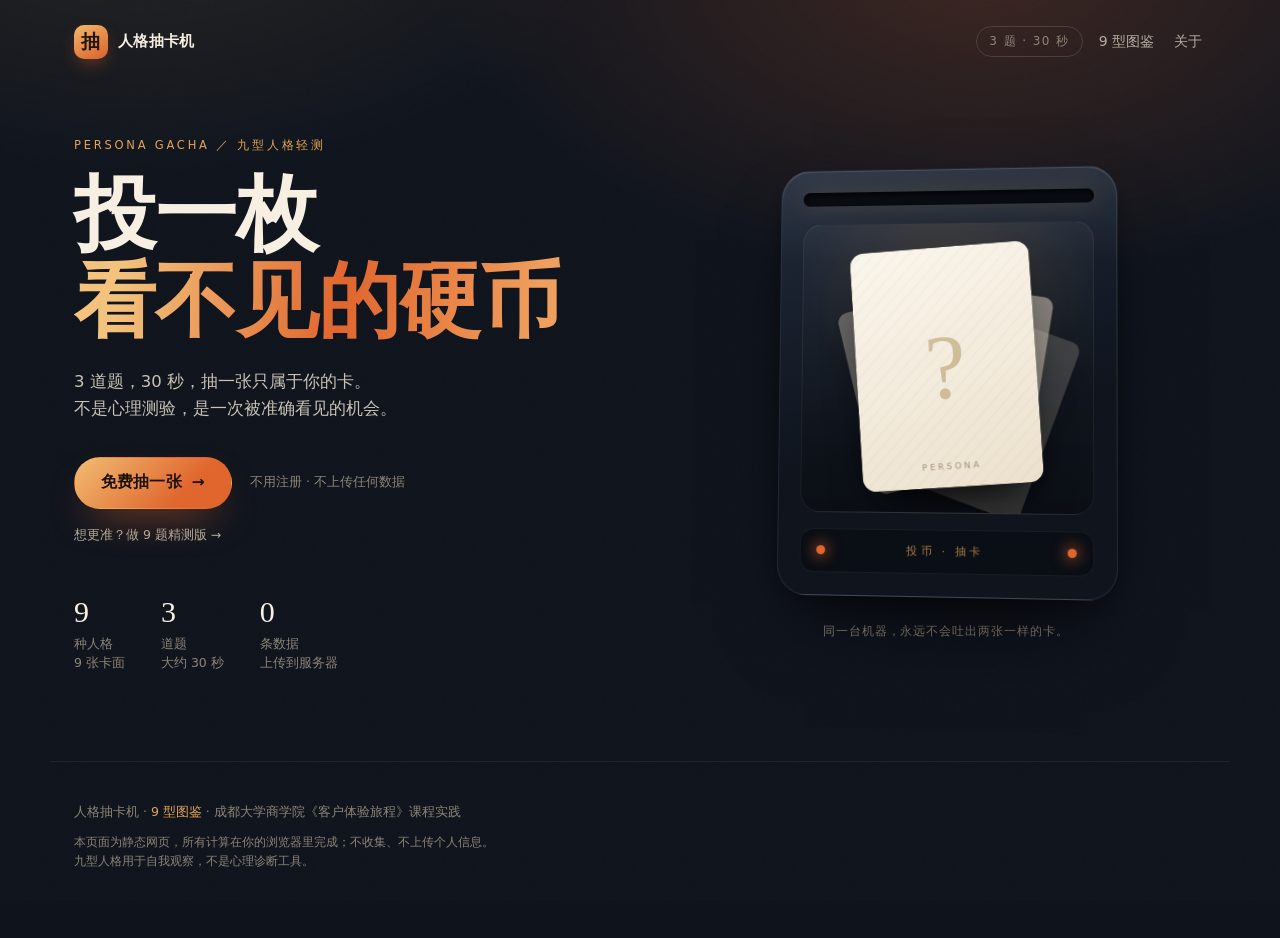
<file: index.html>
<!DOCTYPE html>
<html lang="zh-CN">
<head>
<meta charset="utf-8" />
<meta name="viewport" content="width=device-width, initial-scale=1, viewport-fit=cover" />
<meta name="theme-color" content="#0E131C" />
<title>人格抽卡机 · 3 道题，抽一张只属于你的卡</title>
<meta name="description" content="3 道题、30 秒，抽一张只属于你的九型人格卡：人格名、超能力、今日雷区、搭子画像。不用注册，不上传任何数据。" />
<meta name="keywords" content="九型人格,人格测试,抽卡,人格卡,性格测试,成都大学,客户体验" />
<meta name="author" content="人格抽卡机" />
<link rel="canonical" href="https://fzff999.github.io/persona-gacha/" />
<meta property="og:type" content="website" />
<meta property="og:site_name" content="人格抽卡机" />
<meta property="og:url" content="https://fzff999.github.io/persona-gacha/" />
<meta property="og:title" content="人格抽卡机 · 抽一张只属于你的卡" />
<meta property="og:description" content="3 道题，30 秒。看看你被分配了哪一张人格卡。" />
<meta property="og:image" content="https://fzff999.github.io/persona-gacha/og.png" />
<meta name="twitter:card" content="summary_large_image" />
<meta name="twitter:title" content="人格抽卡机" />
<meta name="twitter:description" content="3 道题，30 秒，抽一张只属于你的卡。" />
<meta name="twitter:image" content="https://fzff999.github.io/persona-gacha/og.png" />

<link rel="icon" href="assets/icon.svg" type="image/svg+xml" />
<link rel="apple-touch-icon" href="assets/icon-192.png" />
<link rel="manifest" href="manifest.webmanifest" />
<link rel="stylesheet" href="assets/style.css" />
</head>
<body>
<div class="bg" aria-hidden="true">
  <div class="bg__glow"></div>
  <div class="bg__grain"></div>
</div>

<header class="top">
  <a class="brand" href="./" aria-label="人格抽卡机 首页">
    <span class="brand__mark" aria-hidden="true">抽</span>
    <span class="brand__name">人格抽卡机</span>
  </a>
  <div class="top__right">
    <span class="top__badge">3 题 · 30 秒</span>
    <a class="ghost" href="types.html">9 型图鉴</a>
    <button class="ghost" id="btn-about" type="button">关于</button>
  </div>
</header>

<main id="app">

  <!-- ================= 首页 ================= -->
  <section class="screen screen--home is-active" id="screen-home">
    <div class="home__copy">
      <p class="eyebrow">PERSONA GACHA ／ 九型人格轻测</p>
      <h1 class="display">投一枚<br /><em>看不见的硬币</em></h1>
      <p class="lede">3 道题，30 秒，抽一张只属于你的卡。<br />不是心理测验，是一次被准确看见的机会。</p>

      <div class="cta">
        <button class="btn btn--primary" id="btn-start" type="button">
          免费抽一张 <span class="btn__arrow" aria-hidden="true">→</span>
        </button>
        <span class="micro">不用注册 · 不上传任何数据</span>
      </div>
      <button class="ghost home__more" id="btn-full-home" type="button">想更准？做 9 题精测版 →</button>

      <div class="friend" id="friend-note" hidden></div>

      <dl class="facts">
        <div><dt>9</dt><dd>种人格<br />9 张卡面</dd></div>
        <div><dt>3</dt><dd>道题<br />大约 30 秒</dd></div>
        <div><dt>0</dt><dd>条数据<br />上传到服务器</dd></div>
      </dl>
    </div>

    <div class="home__art" aria-hidden="true">
      <div class="machine">
        <div class="machine__slot"></div>
        <div class="machine__cards">
          <span class="mini mini--3"></span>
          <span class="mini mini--2"></span>
          <span class="mini mini--1"></span>
          <div class="mystery">
            <span class="mystery__q">?</span>
            <span class="mystery__label">PERSONA</span>
          </div>
        </div>
        <div class="machine__base">
          <span class="lamp"></span>
          <span class="machine__hint">投币 · 抽卡</span>
          <span class="lamp"></span>
        </div>
      </div>
      <p class="art-note">同一台机器，永远不会吐出两张一样的卡。</p>
    </div>
  </section>

  <!-- ================= 答题 ================= -->
  <section class="screen screen--quiz" id="screen-quiz" hidden>
    <div class="quiz__head">
      <button class="quiz__back" id="btn-back" type="button" hidden>← 上一题</button>
      <span class="quiz__index" id="q-index">01 / 03</span>
      <div class="quiz__bar"><i id="q-bar"></i></div>
    </div>
    <div class="quiz__body">
      <h2 class="quiz__q" id="q-text">题目加载中</h2>
      <p class="quiz__hint" id="q-hint"></p>
      <div class="options" id="q-options" role="group" aria-label="选项"></div>
    </div>
    <button class="linkback" id="btn-quit" type="button">← 退出，重新开始</button>
  </section>

  <!-- ================= 读卡 ================= -->
  <section class="screen screen--reading" id="screen-reading" hidden>
    <div class="shuffle">
      <div class="shuffle__deck" aria-hidden="true">
        <span></span><span></span><span></span>
      </div>
      <p class="shuffle__text" id="reading-text">正在读取你的卡面…</p>
      <p class="shuffle__sub">在 9 张卡里，找到和你对上的那一张</p>
    </div>
  </section>

  <!-- ================= 结果 ================= -->
  <section class="screen screen--result" id="screen-result" hidden>
    <div class="result">
      <div class="result__card" id="card-wrap"></div>

      <aside class="result__side">
        <p class="eyebrow" id="result-eyebrow">YOU GOT</p>
        <h2 class="result__title" id="result-title">你是 4 号</h2>
        <p class="result__sub" id="result-sub">自我型 · 深海观测员</p>

        <div class="result__actions">
          <button class="btn btn--primary" id="btn-save" type="button">保存卡片图片</button>
          <button class="btn btn--outline" id="btn-share" type="button">分享给朋友</button>
          <button class="btn btn--dark" id="btn-unlock" type="button">解锁深度解读 <span class="price">¥9.9</span></button>
          <button class="btn btn--plain" id="btn-retry" type="button">再抽一次</button>
          <button class="btn btn--plain" id="btn-full" type="button">做 9 题精测版，更准一点 →</button>
        </div>

        <div class="rate" id="rate" hidden>
          <p class="rate__q">这张卡像你吗？</p>
          <div class="rate__opts" id="rate-opts">
            <button type="button" data-score="1" aria-label="完全不像">1</button>
            <button type="button" data-score="2" aria-label="不太像">2</button>
            <button type="button" data-score="3" aria-label="一般">3</button>
            <button type="button" data-score="4" aria-label="挺像">4</button>
            <button type="button" data-score="5" aria-label="非常像">5</button>
          </div>
          <p class="rate__done" id="rate-done" hidden>已记录，谢谢你 ✓</p>
        </div>

        <div class="result__note">
          <p><b>为什么是这张？</b><span id="result-why"></span></p>
          <p class="tiny">结果是行为倾向描述，不构成心理诊断。你随时可以不是它。</p>
        </div>
      </aside>
    </div>
  </section>
</main>

<footer class="foot">
  <p>人格抽卡机 · <a href="types.html" style="color:var(--amber)">9 型图鉴</a> · 成都大学商学院《客户体验旅程》课程实践</p>
  <p class="tiny">本页面为静态网页，所有计算在你的浏览器里完成；不收集、不上传个人信息。<br />九型人格用于自我观察，不是心理诊断工具。</p>
</footer>

<!-- ================= 弹窗 ================= -->
<div class="modal" id="modal" hidden>
  <div class="modal__mask" data-close="1"></div>
  <div class="modal__panel" role="dialog" aria-modal="true" aria-labelledby="modal-title">
    <button class="modal__x" id="modal-close" type="button" aria-label="关闭">×</button>
    <div id="modal-body"></div>
  </div>
</div>

<div class="toast" id="toast" role="status" aria-live="polite"></div>

<noscript>
  <div class="noscript">这个页面需要 JavaScript 才能抽卡。请在浏览器设置里开启后刷新。</div>
</noscript>

<script src="assets/data.js"></script>
<script src="assets/app.js"></script>
</body>
</html>
</file>
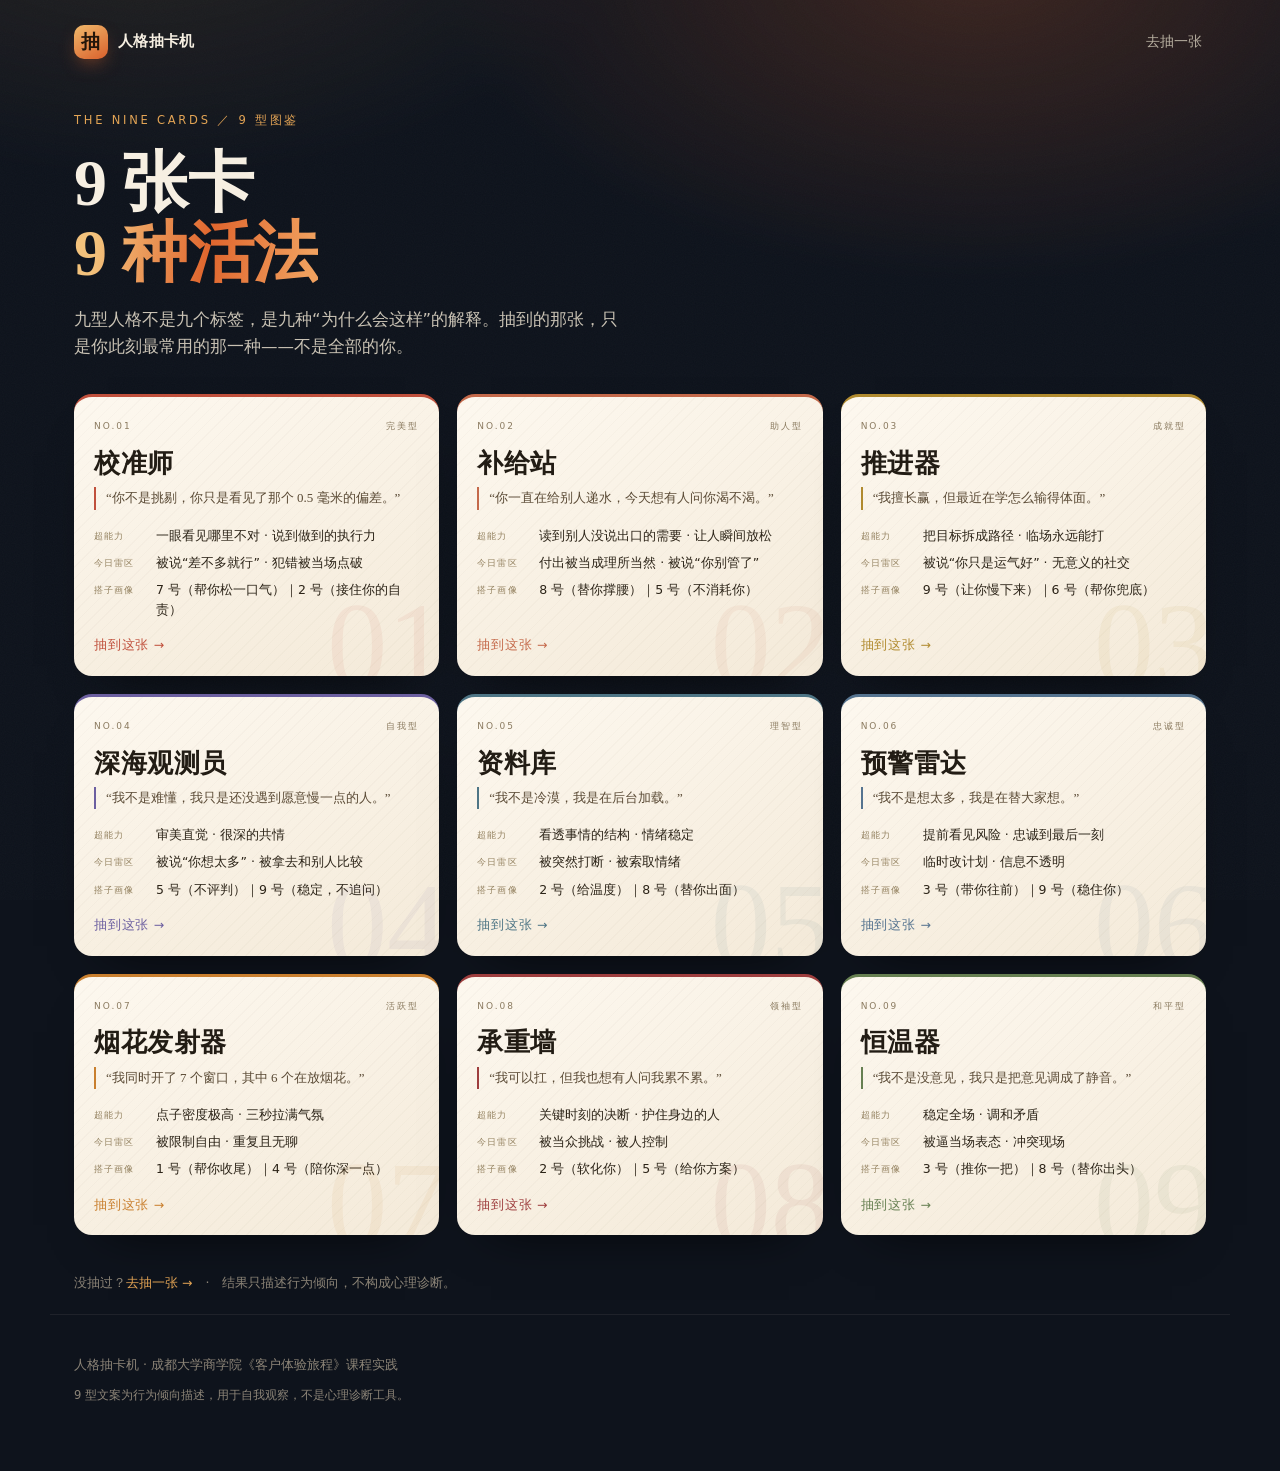
<file: types.html>
<!DOCTYPE html>
<html lang="zh-CN">
<head>
<meta charset="utf-8" />
<meta name="viewport" content="width=device-width, initial-scale=1, viewport-fit=cover" />
<meta name="theme-color" content="#0E131C" />
<title>9 型图鉴 · 人格抽卡机</title>
<meta name="description" content="九型人格的 9 张卡面：校准师、补给站、推进器、深海观测员、资料库、预警雷达、烟花发射器、承重墙、恒温器。看看每一型的超能力、雷区和搭子画像。" />
<meta name="keywords" content="九型人格,9 型,人格卡,人格图鉴,性格测试" />
<link rel="canonical" href="https://fzff999.github.io/persona-gacha/types.html" />
<meta property="og:type" content="website" />
<meta property="og:site_name" content="人格抽卡机" />
<meta property="og:url" content="https://fzff999.github.io/persona-gacha/types.html" />
<meta property="og:title" content="9 型图鉴 · 人格抽卡机" />
<meta property="og:description" content="9 张卡，9 种活法。看看每一型的超能力、雷区和搭子画像。" />
<meta property="og:image" content="https://fzff999.github.io/persona-gacha/og.png" />
<meta name="twitter:card" content="summary_large_image" />
<meta name="twitter:image" content="https://fzff999.github.io/persona-gacha/og.png" />
<link rel="icon" href="assets/icon.svg" type="image/svg+xml" />
<link rel="apple-touch-icon" href="assets/icon-192.png" />
<link rel="manifest" href="manifest.webmanifest" />
<link rel="stylesheet" href="assets/style.css" />
<style>
  .gallery { position: relative; z-index: 2; max-width: 1180px; margin: 0 auto; padding: 40px 24px 20px; }
  .gallery .display { font-size: clamp(40px, 5.4vw, 66px); margin-bottom: 18px; }
  .gallery .lede { max-width: 34em; margin-bottom: 34px; }
  .tgrid { display: grid; grid-template-columns: repeat(3, minmax(0, 1fr)); gap: 18px; }
  .tcard {
    position: relative;
    display: flex;
    flex-direction: column;
    padding: 22px 20px 20px;
    border-radius: 18px;
    background:
      repeating-linear-gradient(135deg, rgba(120, 100, 70, 0.03) 0 1px, transparent 1px 8px),
      linear-gradient(158deg, #fdf8ef 0%, #f4ead9 100%);
    color: #221c14;
    border-top: 3px solid var(--tc);
    box-shadow: 0 24px 50px -34px rgba(0, 0, 0, 0.9);
    overflow: hidden;
    transition: transform 0.25s var(--ease), box-shadow 0.25s var(--ease);
  }
  .tcard::after {
    content: attr(data-no);
    position: absolute;
    right: -8px;
    bottom: -30px;
    font-family: var(--font-serif);
    font-size: 120px;
    line-height: 1;
    color: var(--tc);
    opacity: 0.07;
    pointer-events: none;
  }
  .tcard:hover { transform: translateY(-5px); box-shadow: 0 34px 60px -34px rgba(0, 0, 0, 1); }
  .tcard__top {
    display: flex;
    justify-content: space-between;
    font-size: 9px;
    letter-spacing: 0.22em;
    color: #8a7a5f;
    margin-bottom: 14px;
  }
  .tcard h2 {
    margin: 0 0 8px;
    font-family: var(--font-serif);
    font-size: 26px;
    line-height: 1.2;
    letter-spacing: 0.02em;
  }
  .tcard__tag {
    margin: 0 0 16px;
    padding-left: 10px;
    border-left: 2px solid var(--tc);
    font-family: var(--font-serif);
    font-size: 13px;
    line-height: 1.7;
    color: #5a4a35;
  }
  .tcard dl { margin: 0 0 16px; display: grid; gap: 8px; }
  .tcard dl div { display: grid; grid-template-columns: 54px 1fr; gap: 8px; }
  .tcard dt { font-size: 9px; letter-spacing: 0.12em; color: #93815f; padding-top: 3px; }
  .tcard dd { margin: 0; font-size: 12.5px; line-height: 1.55; color: #2c2418; }
  .tcard__go {
    margin-top: auto;
    font-size: 12.5px;
    letter-spacing: 0.06em;
    color: var(--tc);
    text-decoration: none;
  }
  .tcard__go:hover { text-decoration: underline; }
  .gallery__foot { margin: 38px 0 0; font-size: 12.5px; color: var(--muted); }
  .gallery__foot a { color: var(--amber); }
  @media (max-width: 980px) { .tgrid { grid-template-columns: repeat(2, minmax(0, 1fr)); } }
  @media (max-width: 640px) {
    .gallery { padding: 24px 18px 10px; }
    .tgrid { grid-template-columns: 1fr; }
    .tcard h2 { font-size: 24px; }
  }
</style>
<script type="application/ld+json">
{"@context":"https://schema.org","@type":"ItemList","name":"九型人格卡 · 9 型图鉴","itemListElement":[{"@type":"ListItem","position":1,"name":"01 校准师 · 完美型","url":"https://fzff999.github.io/persona-gacha/index.html?t=1"},{"@type":"ListItem","position":2,"name":"02 补给站 · 助人型","url":"https://fzff999.github.io/persona-gacha/index.html?t=2"},{"@type":"ListItem","position":3,"name":"03 推进器 · 成就型","url":"https://fzff999.github.io/persona-gacha/index.html?t=3"},{"@type":"ListItem","position":4,"name":"04 深海观测员 · 自我型","url":"https://fzff999.github.io/persona-gacha/index.html?t=4"},{"@type":"ListItem","position":5,"name":"05 资料库 · 理智型","url":"https://fzff999.github.io/persona-gacha/index.html?t=5"},{"@type":"ListItem","position":6,"name":"06 预警雷达 · 忠诚型","url":"https://fzff999.github.io/persona-gacha/index.html?t=6"},{"@type":"ListItem","position":7,"name":"07 烟花发射器 · 活跃型","url":"https://fzff999.github.io/persona-gacha/index.html?t=7"},{"@type":"ListItem","position":8,"name":"08 承重墙 · 领袖型","url":"https://fzff999.github.io/persona-gacha/index.html?t=8"},{"@type":"ListItem","position":9,"name":"09 恒温器 · 和平型","url":"https://fzff999.github.io/persona-gacha/index.html?t=9"}]}
</script>
</head>
<body>
<div class="bg" aria-hidden="true">
  <div class="bg__glow"></div>
  <div class="bg__grain"></div>
</div>

<header class="top">
  <a class="brand" href="./" aria-label="人格抽卡机 首页">
    <span class="brand__mark" aria-hidden="true">抽</span>
    <span class="brand__name">人格抽卡机</span>
  </a>
  <div class="top__right">
    <a class="ghost" href="./">去抽一张</a>
  </div>
</header>

<main class="gallery">
  <p class="eyebrow">THE NINE CARDS ／ 9 型图鉴</p>
  <h1 class="display">9 张卡<br /><em>9 种活法</em></h1>
  <p class="lede">九型人格不是九个标签，是九种“为什么会这样”的解释。抽到的那张，只是你此刻最常用的那一种——不是全部的你。</p>

  <div class="tgrid">
      <article class="tcard" id="t1" style="--tc:#C0503C" data-no="01">
        <div class="tcard__top"><span>NO.01</span><span>完美型</span></div>
        <h2>校准师</h2>
        <p class="tcard__tag">“你不是挑剔，你只是看见了那个 0.5 毫米的偏差。”</p>
        <dl>
          <div><dt>超能力</dt><dd>一眼看见哪里不对 · 说到做到的执行力</dd></div>
          <div><dt>今日雷区</dt><dd>被说“差不多就行” · 犯错被当场点破</dd></div>
          <div><dt>搭子画像</dt><dd>7 号（帮你松一口气）｜2 号（接住你的自责）</dd></div>
        </dl>
        <a class="tcard__go" href="index.html?t=1">抽到这张 →</a>
      </article>
      <article class="tcard" id="t2" style="--tc:#C4694A" data-no="02">
        <div class="tcard__top"><span>NO.02</span><span>助人型</span></div>
        <h2>补给站</h2>
        <p class="tcard__tag">“你一直在给别人递水，今天想有人问你渴不渴。”</p>
        <dl>
          <div><dt>超能力</dt><dd>读到别人没说出口的需要 · 让人瞬间放松</dd></div>
          <div><dt>今日雷区</dt><dd>付出被当成理所当然 · 被说“你别管了”</dd></div>
          <div><dt>搭子画像</dt><dd>8 号（替你撑腰）｜5 号（不消耗你）</dd></div>
        </dl>
        <a class="tcard__go" href="index.html?t=2">抽到这张 →</a>
      </article>
      <article class="tcard" id="t3" style="--tc:#B08A2E" data-no="03">
        <div class="tcard__top"><span>NO.03</span><span>成就型</span></div>
        <h2>推进器</h2>
        <p class="tcard__tag">“我擅长赢，但最近在学怎么输得体面。”</p>
        <dl>
          <div><dt>超能力</dt><dd>把目标拆成路径 · 临场永远能打</dd></div>
          <div><dt>今日雷区</dt><dd>被说“你只是运气好” · 无意义的社交</dd></div>
          <div><dt>搭子画像</dt><dd>9 号（让你慢下来）｜6 号（帮你兜底）</dd></div>
        </dl>
        <a class="tcard__go" href="index.html?t=3">抽到这张 →</a>
      </article>
      <article class="tcard" id="t4" style="--tc:#6C5FA0" data-no="04">
        <div class="tcard__top"><span>NO.04</span><span>自我型</span></div>
        <h2>深海观测员</h2>
        <p class="tcard__tag">“我不是难懂，我只是还没遇到愿意慢一点的人。”</p>
        <dl>
          <div><dt>超能力</dt><dd>审美直觉 · 很深的共情</dd></div>
          <div><dt>今日雷区</dt><dd>被说“你想太多” · 被拿去和别人比较</dd></div>
          <div><dt>搭子画像</dt><dd>5 号（不评判）｜9 号（稳定，不追问）</dd></div>
        </dl>
        <a class="tcard__go" href="index.html?t=4">抽到这张 →</a>
      </article>
      <article class="tcard" id="t5" style="--tc:#4E7585" data-no="05">
        <div class="tcard__top"><span>NO.05</span><span>理智型</span></div>
        <h2>资料库</h2>
        <p class="tcard__tag">“我不是冷漠，我是在后台加载。”</p>
        <dl>
          <div><dt>超能力</dt><dd>看透事情的结构 · 情绪稳定</dd></div>
          <div><dt>今日雷区</dt><dd>被突然打断 · 被索取情绪</dd></div>
          <div><dt>搭子画像</dt><dd>2 号（给温度）｜8 号（替你出面）</dd></div>
        </dl>
        <a class="tcard__go" href="index.html?t=5">抽到这张 →</a>
      </article>
      <article class="tcard" id="t6" style="--tc:#55738F" data-no="06">
        <div class="tcard__top"><span>NO.06</span><span>忠诚型</span></div>
        <h2>预警雷达</h2>
        <p class="tcard__tag">“我不是想太多，我是在替大家想。”</p>
        <dl>
          <div><dt>超能力</dt><dd>提前看见风险 · 忠诚到最后一刻</dd></div>
          <div><dt>今日雷区</dt><dd>临时改计划 · 信息不透明</dd></div>
          <div><dt>搭子画像</dt><dd>3 号（带你往前）｜9 号（稳住你）</dd></div>
        </dl>
        <a class="tcard__go" href="index.html?t=6">抽到这张 →</a>
      </article>
      <article class="tcard" id="t7" style="--tc:#C97F2E" data-no="07">
        <div class="tcard__top"><span>NO.07</span><span>活跃型</span></div>
        <h2>烟花发射器</h2>
        <p class="tcard__tag">“我同时开了 7 个窗口，其中 6 个在放烟花。”</p>
        <dl>
          <div><dt>超能力</dt><dd>点子密度极高 · 三秒拉满气氛</dd></div>
          <div><dt>今日雷区</dt><dd>被限制自由 · 重复且无聊</dd></div>
          <div><dt>搭子画像</dt><dd>1 号（帮你收尾）｜4 号（陪你深一点）</dd></div>
        </dl>
        <a class="tcard__go" href="index.html?t=7">抽到这张 →</a>
      </article>
      <article class="tcard" id="t8" style="--tc:#9E3E3E" data-no="08">
        <div class="tcard__top"><span>NO.08</span><span>领袖型</span></div>
        <h2>承重墙</h2>
        <p class="tcard__tag">“我可以扛，但我也想有人问我累不累。”</p>
        <dl>
          <div><dt>超能力</dt><dd>关键时刻的决断 · 护住身边的人</dd></div>
          <div><dt>今日雷区</dt><dd>被当众挑战 · 被人控制</dd></div>
          <div><dt>搭子画像</dt><dd>2 号（软化你）｜5 号（给你方案）</dd></div>
        </dl>
        <a class="tcard__go" href="index.html?t=8">抽到这张 →</a>
      </article>
      <article class="tcard" id="t9" style="--tc:#667F51" data-no="09">
        <div class="tcard__top"><span>NO.09</span><span>和平型</span></div>
        <h2>恒温器</h2>
        <p class="tcard__tag">“我不是没意见，我只是把意见调成了静音。”</p>
        <dl>
          <div><dt>超能力</dt><dd>稳定全场 · 调和矛盾</dd></div>
          <div><dt>今日雷区</dt><dd>被逼当场表态 · 冲突现场</dd></div>
          <div><dt>搭子画像</dt><dd>3 号（推你一把）｜8 号（替你出头）</dd></div>
        </dl>
        <a class="tcard__go" href="index.html?t=9">抽到这张 →</a>
      </article>
  </div>

  <p class="gallery__foot">没抽过？<a href="./">去抽一张 →</a>　·　结果只描述行为倾向，不构成心理诊断。</p>
</main>

<footer class="foot">
  <p>人格抽卡机 · 成都大学商学院《客户体验旅程》课程实践</p>
  <p class="tiny">9 型文案为行为倾向描述，用于自我观察，不是心理诊断工具。</p>
</footer>
</body>
</html>
</file>
<file: assets/style.css>
/* ==========================================================
   人格抽卡机 · 样式
   无外部字体 / 无外部图片，断网也能完整显示
   ========================================================== */

:root {
  --ink: #0e131c;
  --ink-2: #141b26;
  --ink-3: #1b2431;
  --cream: #f6efe2;
  --paper: #fbf6ec;
  --amber: #e3a455;
  --orange: #e0662e;
  --muted: #8c8477;
  --muted-2: #b6ae9f;
  --line: rgba(246, 239, 226, 0.14);
  --line-strong: rgba(246, 239, 226, 0.28);
  --shadow-lg: 0 40px 80px -30px rgba(0, 0, 0, 0.85), 0 10px 30px -12px rgba(0, 0, 0, 0.6);
  --font-sans: "PingFang SC", "Hiragino Sans GB", "Microsoft YaHei", "Source Han Sans SC",
    system-ui, -apple-system, "Segoe UI", sans-serif;
  --font-serif: "Songti SC", "STSong", "SimSun", "Source Han Serif SC", Georgia, serif;
  --r-lg: 26px;
  --r-md: 16px;
  --ease: cubic-bezier(0.22, 0.61, 0.36, 1);
}

*,
*::before,
*::after { box-sizing: border-box; }

html { -webkit-text-size-adjust: 100%; }

body {
  margin: 0;
  min-height: 100%;
  background: var(--ink);
  color: var(--cream);
  font-family: var(--font-sans);
  font-size: 16px;
  line-height: 1.65;
  -webkit-font-smoothing: antialiased;
  text-rendering: optimizeLegibility;
  overflow-x: hidden;
}

button { font: inherit; color: inherit; }
a { color: inherit; text-decoration: none; }

::selection { background: rgba(224, 102, 46, 0.35); }

/* ---------- 背景 ---------- */
.bg {
  position: fixed;
  inset: 0;
  z-index: 0;
  pointer-events: none;
  overflow: hidden;
}
.bg__glow {
  position: absolute;
  inset: -20% -10% auto -10%;
  height: 90vh;
  background:
    radial-gradient(50% 55% at 72% 18%, rgba(224, 102, 46, 0.22), transparent 70%),
    radial-gradient(45% 50% at 18% 8%, rgba(227, 164, 85, 0.12), transparent 72%);
  filter: blur(10px);
}
.bg__grain {
  position: absolute;
  inset: 0;
  opacity: 0.05;
  background-image: url("data:image/svg+xml,%3Csvg xmlns='http://www.w3.org/2000/svg' width='160' height='160'%3E%3Cfilter id='n'%3E%3CfeTurbulence type='fractalNoise' baseFrequency='0.9' numOctaves='3'/%3E%3C/filter%3E%3Crect width='160' height='160' filter='url(%23n)' opacity='0.6'/%3E%3C/svg%3E");
}

/* ---------- 顶栏 ---------- */
.top {
  position: relative;
  z-index: 5;
  display: flex;
  align-items: center;
  justify-content: space-between;
  gap: 16px;
  max-width: 1180px;
  margin: 0 auto;
  padding: 22px 24px 10px;
}
.brand {
  display: inline-flex;
  align-items: center;
  gap: 10px;
  font-weight: 600;
  letter-spacing: 0.02em;
}
.brand__mark {
  display: grid;
  place-items: center;
  width: 34px;
  height: 34px;
  border-radius: 10px;
  background: linear-gradient(150deg, #f1b96b, #d9602c);
  color: #22150a;
  font-family: var(--font-serif);
  font-size: 19px;
  font-weight: 700;
  box-shadow: 0 8px 20px -8px rgba(224, 102, 46, 0.8);
}
.brand__name { font-size: 15px; }
.top__right { display: flex; align-items: center; gap: 12px; }
.top__badge {
  font-size: 12px;
  letter-spacing: 0.12em;
  color: var(--muted);
  border: 1px solid var(--line);
  border-radius: 999px;
  padding: 5px 12px;
}
.ghost {
  background: none;
  border: 0;
  color: var(--muted-2);
  font-size: 14px;
  cursor: pointer;
  padding: 8px 4px;
}
.ghost:hover { color: var(--cream); }

/* ---------- 屏幕容器 ---------- */
main {
  position: relative;
  z-index: 2;
  max-width: 1180px;
  margin: 0 auto;
  padding: 0 24px;
}
.screen { animation: screenIn 0.5s var(--ease) both; }
.screen[hidden] { display: none !important; }

@keyframes screenIn {
  from { opacity: 0; transform: translateY(14px); }
  to { opacity: 1; transform: none; }
}

/* ---------- 首页 ---------- */
.screen--home {
  display: grid;
  grid-template-columns: 1.04fr 0.96fr;
  gap: 48px;
  align-items: center;
  min-height: calc(100vh - 210px);
  padding: 40px 0 64px;
}
.eyebrow {
  margin: 0 0 18px;
  font-size: 11.5px;
  letter-spacing: 0.24em;
  color: var(--amber);
  text-transform: uppercase;
}
.display {
  margin: 0 0 22px;
  font-family: var(--font-serif);
  font-size: clamp(46px, 6.4vw, 82px);
  line-height: 1.06;
  font-weight: 700;
  letter-spacing: -0.01em;
}
.display em {
  font-style: normal;
  background: linear-gradient(100deg, #f3c27c 10%, #e0662e 55%, #f0a05e 95%);
  -webkit-background-clip: text;
  background-clip: text;
  color: transparent;
  -webkit-text-fill-color: transparent;
}
.lede {
  margin: 0 0 34px;
  max-width: 30em;
  font-size: 16.5px;
  color: #c9c2b4;
}
.cta { display: flex; align-items: center; gap: 18px; flex-wrap: wrap; }
.micro { font-size: 12.5px; color: var(--muted); }
.home__more { display: inline-block; margin-top: 12px; padding: 4px 0; font-size: 12.5px; }

.btn {
  position: relative;
  display: inline-flex;
  align-items: center;
  justify-content: center;
  gap: 10px;
  min-height: 52px;
  padding: 0 26px;
  border: 1px solid transparent;
  border-radius: 999px;
  font-size: 15.5px;
  font-weight: 600;
  letter-spacing: 0.01em;
  cursor: pointer;
  transition: transform 0.18s var(--ease), box-shadow 0.18s var(--ease),
    background 0.18s var(--ease), border-color 0.18s var(--ease);
  -webkit-tap-highlight-color: transparent;
}
.btn:active { transform: translateY(1px) scale(0.995); }
.btn:focus-visible { outline: 2px solid var(--amber); outline-offset: 3px; }

.btn--primary {
  background: linear-gradient(135deg, #f2bd72, #e0662e 70%);
  color: #1c1108;
  box-shadow: 0 18px 40px -18px rgba(224, 102, 46, 0.9);
}
.btn--primary:hover { transform: translateY(-2px); box-shadow: 0 24px 48px -18px rgba(224, 102, 46, 1); }
.btn__arrow { transition: transform 0.2s var(--ease); }
.btn--primary:hover .btn__arrow { transform: translateX(4px); }

.btn--outline {
  background: rgba(246, 239, 226, 0.04);
  border-color: var(--line-strong);
  color: var(--cream);
}
.btn--outline:hover { background: rgba(246, 239, 226, 0.09); }

.btn--dark {
  background: #1d2634;
  border-color: rgba(227, 164, 85, 0.35);
  color: #f4d9b3;
}
.btn--dark:hover { border-color: rgba(227, 164, 85, 0.7); background: #232e3e; }
.btn .price { font-size: 13px; opacity: 0.7; }

.btn--plain {
  background: none;
  border-color: transparent;
  color: var(--muted-2);
  min-height: 44px;
  font-weight: 400;
  font-size: 14px;
}
.btn--plain:hover { color: var(--cream); }

.friend {
  margin-top: 26px;
  padding: 16px 18px;
  border: 1px solid rgba(227, 164, 85, 0.3);
  border-left: 3px solid var(--amber);
  border-radius: 12px;
  background: rgba(227, 164, 85, 0.07);
  font-size: 14px;
  color: #ded4c2;
}
.friend b { color: var(--amber); }

.facts {
  display: flex;
  gap: 36px;
  margin: 48px 0 0;
  padding: 0;
}
.facts dt {
  font-family: var(--font-serif);
  font-size: 30px;
  line-height: 1;
  color: var(--cream);
}
.facts dd {
  margin: 8px 0 0;
  font-size: 12.5px;
  line-height: 1.5;
  color: var(--muted);
}

/* ---------- 机器插画 ---------- */
.home__art { display: flex; flex-direction: column; align-items: center; justify-content: center; }
.machine {
  position: relative;
  width: min(340px, 82vw);
  height: 430px;
  border-radius: 30px;
  background:
    linear-gradient(180deg, rgba(255, 255, 255, 0.08), transparent 22%),
    linear-gradient(165deg, #202a3a, #0f141d 60%);
  border: 1px solid rgba(255, 255, 255, 0.09);
  box-shadow: var(--shadow-lg), inset 0 1px 0 rgba(255, 255, 255, 0.12);
  padding: 22px;
  display: flex;
  flex-direction: column;
  transform: perspective(1200px) rotateY(-6deg) rotateX(3deg);
  transition: transform 0.6s var(--ease);
}
.machine:hover { transform: perspective(1200px) rotateY(-2deg) rotateX(1deg) translateY(-4px); }

.machine__slot {
  height: 14px;
  border-radius: 999px;
  background: #090c12;
  box-shadow: inset 0 2px 6px rgba(0, 0, 0, 0.9), 0 0 24px rgba(227, 164, 85, 0.18);
  margin-bottom: 18px;
}
.machine__cards {
  position: relative;
  flex: 1;
  border-radius: 20px;
  background:
    radial-gradient(70% 60% at 50% 20%, rgba(227, 164, 85, 0.16), transparent 70%),
    linear-gradient(180deg, rgba(255, 255, 255, 0.04), rgba(0, 0, 0, 0.25));
  border: 1px solid rgba(255, 255, 255, 0.06);
  overflow: hidden;
  display: grid;
  place-items: center;
}
.machine__base {
  display: flex;
  align-items: center;
  justify-content: space-between;
  gap: 10px;
  margin-top: 16px;
  padding: 12px 16px;
  border-radius: 14px;
  background: #0a0e15;
  border: 1px solid rgba(255, 255, 255, 0.06);
}
.machine__hint {
  font-size: 11px;
  letter-spacing: 0.3em;
  color: rgba(227, 164, 85, 0.75);
}
.lamp {
  width: 9px;
  height: 9px;
  border-radius: 50%;
  background: var(--orange);
  box-shadow: 0 0 14px 3px rgba(224, 102, 46, 0.55);
  animation: blink 3.2s infinite;
}
@keyframes blink { 0%, 92%, 100% { opacity: 1; } 96% { opacity: 0.25; } }

.mystery {
  position: relative;
  width: 62%;
  aspect-ratio: 3 / 4;
  border-radius: 14px;
  background:
    repeating-linear-gradient(135deg, rgba(0, 0, 0, 0.02) 0 2px, transparent 2px 9px),
    linear-gradient(160deg, #fbf6ec, #ece1cd);
  color: #2a2118;
  display: grid;
  place-items: center;
  box-shadow: 0 24px 48px -20px rgba(0, 0, 0, 0.9);
  transform: rotate(-4deg);
  animation: float 6s ease-in-out infinite;
  z-index: 3;
}
.mystery__q {
  font-family: var(--font-serif);
  font-size: 92px;
  line-height: 1;
  color: #c9b48e;
  opacity: 0.85;
}
.mystery__label {
  position: absolute;
  bottom: 14px;
  font-size: 8.5px;
  letter-spacing: 0.32em;
  color: #a08e6f;
}
@keyframes float {
  0%, 100% { transform: rotate(-4deg) translateY(0); }
  50% { transform: rotate(-2deg) translateY(-8px); }
}

.mini {
  position: absolute;
  width: 48%;
  aspect-ratio: 3 / 4;
  border-radius: 10px;
  background: linear-gradient(160deg, #efe5d2, #d9cbb2);
  box-shadow: 0 14px 30px -14px rgba(0, 0, 0, 0.9);
}
.mini--1 { transform: rotate(9deg) translate(26px, 10px); opacity: 0.5; }
.mini--2 { transform: rotate(-14deg) translate(-26px, 16px); opacity: 0.35; }
.mini--3 { transform: rotate(20deg) translate(50px, 28px); opacity: 0.2; }

.art-note {
  margin: 26px 0 0;
  font-size: 12px;
  letter-spacing: 0.08em;
  color: var(--muted);
}

/* ---------- 答题 ---------- */
.screen--quiz {
  max-width: 760px;
  margin: 0 auto;
  padding: 56px 0 80px;
  min-height: calc(100vh - 220px);
}
.quiz__head { display: flex; align-items: center; gap: 14px; margin-bottom: 44px; }
.quiz__back {
  background: none;
  border: 0;
  padding: 6px 0;
  color: var(--muted-2);
  font-size: 13px;
  cursor: pointer;
  white-space: nowrap;
}
.quiz__back:hover { color: var(--cream); }
.quiz__index {
  font-size: 12px;
  letter-spacing: 0.2em;
  color: var(--muted);
  font-variant-numeric: tabular-nums;
}
.quiz__bar {
  flex: 1;
  height: 2px;
  background: rgba(246, 239, 226, 0.12);
  border-radius: 2px;
  overflow: hidden;
}
.quiz__bar i {
  display: block;
  height: 100%;
  width: 33%;
  background: linear-gradient(90deg, var(--amber), var(--orange));
  transition: width 0.4s var(--ease);
}
.quiz__q {
  margin: 0 0 12px;
  font-family: var(--font-serif);
  font-size: clamp(26px, 4vw, 40px);
  line-height: 1.35;
  font-weight: 700;
}
.quiz__hint { margin: 0 0 34px; color: var(--muted-2); font-size: 14px; }

.options { display: grid; gap: 12px; }
.opt {
  position: relative;
  display: flex;
  align-items: center;
  gap: 16px;
  width: 100%;
  min-height: 62px;
  padding: 14px 20px;
  text-align: left;
  background: rgba(246, 239, 226, 0.035);
  border: 1px solid var(--line);
  border-radius: var(--r-md);
  color: var(--cream);
  cursor: pointer;
  transition: background 0.18s var(--ease), border-color 0.18s var(--ease),
    transform 0.18s var(--ease);
  animation: optIn 0.45s var(--ease) both;
  -webkit-tap-highlight-color: transparent;
}
.opt:nth-child(2) { animation-delay: 0.05s; }
.opt:nth-child(3) { animation-delay: 0.1s; }
.opt:nth-child(4) { animation-delay: 0.15s; }
.opt:nth-child(5) { animation-delay: 0.2s; }
@keyframes optIn { from { opacity: 0; transform: translateY(8px); } to { opacity: 1; transform: none; } }

.opt:hover, .opt:focus-visible {
  background: rgba(246, 239, 226, 0.07);
  border-color: rgba(227, 164, 85, 0.45);
  transform: translateX(3px);
  outline: none;
}
.opt__key {
  flex: none;
  display: grid;
  place-items: center;
  width: 30px;
  height: 30px;
  border-radius: 9px;
  border: 1px solid var(--line-strong);
  font-size: 12px;
  color: var(--muted-2);
  letter-spacing: 0.04em;
}
.opt.is-picked {
  background: rgba(224, 102, 46, 0.16);
  border-color: var(--orange);
}
.opt.is-picked .opt__key { background: var(--orange); border-color: var(--orange); color: #201107; }
.opt__text { font-size: 15.5px; }

.linkback {
  margin-top: 34px;
  background: none;
  border: 0;
  color: var(--muted);
  font-size: 13.5px;
  cursor: pointer;
  padding: 8px 0;
}
.linkback:hover { color: var(--cream); }

/* ---------- 读卡 ---------- */
.screen--reading {
  min-height: calc(100vh - 240px);
  display: grid;
  place-items: center;
  text-align: center;
  padding: 60px 0;
}
.shuffle__deck {
  position: relative;
  width: 150px;
  height: 200px;
  margin: 0 auto 36px;
}
.shuffle__deck span {
  position: absolute;
  inset: 0;
  border-radius: 12px;
  background: linear-gradient(160deg, #f6efe2, #dccdb4);
  box-shadow: 0 20px 40px -18px rgba(0, 0, 0, 0.9);
  animation: riffle 1.15s var(--ease) infinite;
}
.shuffle__deck span:nth-child(2) { animation-delay: 0.12s; }
.shuffle__deck span:nth-child(3) { animation-delay: 0.24s; }
@keyframes riffle {
  0% { transform: translateX(0) rotate(0); opacity: 0.9; }
  40% { transform: translateX(-42px) rotate(-12deg); opacity: 0.6; }
  70% { transform: translateX(42px) rotate(12deg); opacity: 0.6; }
  100% { transform: translateX(0) rotate(0); opacity: 0.9; }
}
.shuffle__text {
  margin: 0 0 8px;
  font-family: var(--font-serif);
  font-size: 22px;
}
.shuffle__sub { margin: 0; font-size: 13px; color: var(--muted); }

/* ---------- 结果 ---------- */
.screen--result { padding: 30px 0 80px; }
.result {
  display: grid;
  grid-template-columns: minmax(0, 420px) minmax(0, 1fr);
  gap: 56px;
  align-items: start;
}
.result__card { perspective: 1600px; }

/* 卡面 */
.card {
  position: relative;
  display: flex;
  flex-direction: column;
  width: 100%;
  aspect-ratio: 3 / 4;
  padding: 26px 24px 44px;
  border-radius: 20px;
  background:
    repeating-linear-gradient(135deg, rgba(120, 100, 70, 0.035) 0 1px, transparent 1px 7px),
    linear-gradient(158deg, #fdf8ef 0%, #f5ecdb 55%, #efe2ca 100%);
  color: #221c14;
  box-shadow: 0 50px 90px -40px rgba(0, 0, 0, 0.95), 0 0 0 1px rgba(255, 255, 255, 0.4) inset;
  transform-style: preserve-3d;
  animation: deal 0.85s var(--ease) both;
  overflow: hidden;
}
@keyframes deal {
  0% { opacity: 0; transform: rotateY(-38deg) rotateZ(-3deg) translateY(28px) scale(0.94); }
  60% { opacity: 1; }
  100% { opacity: 1; transform: none; }
}
.card::before {
  content: "";
  position: absolute;
  inset: 10px;
  border: 1px solid rgba(60, 45, 25, 0.16);
  border-radius: 13px;
  pointer-events: none;
}
.card::after {
  content: attr(data-no);
  position: absolute;
  right: -6px;
  bottom: -26px;
  font-family: var(--font-serif);
  font-size: 150px;
  line-height: 1;
  color: var(--tc);
  opacity: 0.08;
  pointer-events: none;
}
.card__top {
  display: flex;
  justify-content: space-between;
  align-items: center;
  font-size: 9px;
  letter-spacing: 0.26em;
  color: #8a7a5f;
  margin-bottom: 22px;
}
.card__no {
  font-family: var(--font-serif);
  font-size: 13px;
  letter-spacing: 0.08em;
  color: var(--tc);
}
.card__nick {
  font-family: var(--font-serif);
  font-size: clamp(34px, 4.2vw, 44px);
  line-height: 1.1;
  font-weight: 700;
  letter-spacing: 0.02em;
  margin-bottom: 8px;
}
.card__type {
  display: flex;
  align-items: baseline;
  gap: 8px;
  font-size: 11.5px;
  letter-spacing: 0.16em;
  color: var(--tc);
  margin-bottom: 16px;
}
.card__type span { color: #a08e6f; font-size: 9px; letter-spacing: 0.22em; }
.card__tag {
  margin: 0 0 20px;
  font-family: var(--font-serif);
  font-size: 15px;
  line-height: 1.75;
  color: #4a3c2a;
  border-left: 2px solid var(--tc);
  padding-left: 12px;
}
.card__rows { display: grid; gap: 11px; margin-bottom: 16px; }
.card__row { display: grid; grid-template-columns: 52px 1fr; gap: 10px; align-items: start; }
.card__row b {
  font-size: 9.5px;
  letter-spacing: 0.14em;
  color: #93815f;
  font-weight: 600;
  padding-top: 3px;
}
.card__row span { font-size: 12.5px; line-height: 1.6; color: #2c2418; }
.card__advice {
  margin-top: auto;
  padding: 12px 14px;
  border-radius: 10px;
  background: rgba(34, 28, 20, 0.05);
  font-size: 12px;
  line-height: 1.6;
  color: #3a2f20;
}
.card__advice b { color: var(--tc); font-weight: 600; margin-right: 4px; }
.card__foot {
  position: absolute;
  left: 24px;
  right: 24px;
  bottom: 18px;
  display: flex;
  justify-content: space-between;
  align-items: center;
  font-size: 8.5px;
  letter-spacing: 0.16em;
  color: #a08e6f;
}
.card__stamp {
  position: absolute;
  top: 74px;
  right: 22px;
  width: 46px;
  height: 46px;
  border-radius: 50%;
  border: 1.5px solid var(--tc);
  display: grid;
  place-items: center;
  transform: rotate(-12deg);
  opacity: 0.55;
  font-family: var(--font-serif);
  font-size: 15px;
  color: var(--tc);
}

/* 结果侧栏 */
.result__side { padding-top: 6px; }
.result__title {
  margin: 0 0 6px;
  font-family: var(--font-serif);
  font-size: clamp(30px, 3.6vw, 42px);
  line-height: 1.2;
}
.result__sub { margin: 0 0 28px; color: var(--muted-2); font-size: 14px; letter-spacing: 0.06em; }
.result__actions { display: grid; gap: 10px; max-width: 360px; }
.result__note {
  margin-top: 30px;
  max-width: 380px;
  font-size: 13.5px;
  color: var(--muted-2);
  line-height: 1.7;
}
.result__note b { color: var(--cream); display: block; margin-bottom: 4px; font-size: 12px; letter-spacing: 0.1em; }
.tiny { font-size: 11.5px; color: var(--muted); line-height: 1.7; }

/* 像不像 · 反馈 */
.rate { margin-top: 22px; max-width: 360px; }
.rate__q { margin: 0 0 8px; font-size: 12px; letter-spacing: 0.1em; color: var(--muted); }
.rate__opts { display: flex; gap: 6px; }
.rate__opts button {
  flex: 1;
  height: 40px;
  border-radius: 10px;
  border: 1px solid var(--line);
  background: rgba(246, 239, 226, 0.04);
  color: var(--cream);
  font-size: 13px;
  cursor: pointer;
  transition: all 0.18s var(--ease);
  -webkit-tap-highlight-color: transparent;
}
.rate__opts button:hover,
.rate__opts button:focus-visible { border-color: var(--amber); color: var(--amber); outline: none; }
.rate__opts button.is-on { background: var(--amber); border-color: var(--amber); color: #201107; }
.rate__done { margin: 0; font-size: 12.5px; color: var(--amber); }

/* 弹窗里的本地统计 */
.stats { display: grid; gap: 6px; margin: 12px 0 0; }
.stat-row {
  display: grid;
  grid-template-columns: 88px 1fr 42px;
  align-items: center;
  gap: 8px;
  font-size: 11.5px;
  color: #5c4d38;
}
.stat-row em { display: block; height: 6px; border-radius: 3px; background: rgba(34, 28, 20, 0.08); overflow: hidden; }
.stat-row i { display: block; height: 100%; border-radius: 3px; background: linear-gradient(90deg, #e3a455, #e0662e); min-width: 2px; }
.stat-row b { text-align: right; font-weight: 600; color: #8a7a5f; }

/* ---------- 页脚 ---------- */
.foot {
  position: relative;
  z-index: 2;
  max-width: 1180px;
  margin: 0 auto;
  padding: 40px 24px 56px;
  border-top: 1px solid rgba(246, 239, 226, 0.07);
  color: var(--muted);
  font-size: 12.5px;
}
.foot p { margin: 0 0 10px; }

/* ---------- 弹窗 ---------- */
.modal { position: fixed; inset: 0; z-index: 50; display: grid; place-items: center; padding: 20px; }
.modal[hidden] { display: none; }
.modal__mask {
  position: absolute;
  inset: 0;
  background: rgba(5, 8, 13, 0.78);
  backdrop-filter: blur(6px);
  -webkit-backdrop-filter: blur(6px);
  animation: fade 0.25s ease both;
}
@keyframes fade { from { opacity: 0; } to { opacity: 1; } }
.modal__panel {
  position: relative;
  width: min(440px, 100%);
  max-height: 86vh;
  overflow: auto;
  padding: 30px 26px 26px;
  border-radius: 22px;
  background: var(--paper);
  color: #221c14;
  box-shadow: 0 40px 80px -30px rgba(0, 0, 0, 0.9);
  animation: pop 0.32s var(--ease) both;
}
@keyframes pop { from { opacity: 0; transform: translateY(10px) scale(0.98); } to { opacity: 1; transform: none; } }
.modal__x {
  position: absolute;
  top: 12px;
  right: 12px;
  width: 34px;
  height: 34px;
  border: 0;
  border-radius: 50%;
  background: rgba(34, 28, 20, 0.06);
  color: #6b5b42;
  font-size: 20px;
  line-height: 1;
  cursor: pointer;
}
.modal h3 {
  margin: 0 0 8px;
  font-family: var(--font-serif);
  font-size: 24px;
  line-height: 1.3;
}
.modal p { margin: 0 0 14px; font-size: 13.5px; line-height: 1.7; color: #5c4d38; }
.modal .price-line {
  display: flex;
  align-items: baseline;
  gap: 8px;
  margin: 4px 0 16px;
}
.modal .price-line strong {
  font-family: var(--font-serif);
  font-size: 34px;
  color: var(--orange);
  letter-spacing: -0.02em;
}
.modal .price-line span { font-size: 12px; color: #8a7a5f; }

.field { display: flex; gap: 8px; margin: 14px 0 6px; }
.field input {
  flex: 1;
  height: 46px;
  padding: 0 14px;
  border-radius: 10px;
  border: 1px solid rgba(34, 28, 20, 0.18);
  background: #fff;
  color: #221c14;
  font: inherit;
  font-size: 14px;
  letter-spacing: 0.08em;
}
.field input:focus { outline: 2px solid var(--orange); outline-offset: 1px; }
.field button { flex: none; height: 46px; padding: 0 18px; border-radius: 10px; }

.qr {
  display: grid;
  grid-template-columns: 96px 1fr;
  gap: 14px;
  align-items: center;
  padding: 14px;
  border-radius: 12px;
  background: rgba(34, 28, 20, 0.045);
  margin-bottom: 12px;
}
.qr__box {
  width: 96px;
  height: 96px;
  border-radius: 8px;
  background: #fff;
  border: 1px dashed rgba(34, 28, 20, 0.25);
  display: grid;
  place-items: center;
  font-size: 10px;
  color: #9a8a70;
  text-align: center;
  line-height: 1.4;
  padding: 6px;
}
.qr__txt { font-size: 12px; color: #5c4d38; line-height: 1.6; }

.hr { height: 1px; background: rgba(34, 28, 20, 0.1); margin: 18px 0; }
.modal .tiny { color: #8a7a5f; }

/* 收款码 */
.pay { text-align: center; margin-top: 6px; }
.pay__qr {
  display: block;
  width: min(230px, 62vw);
  margin: 0 auto 4px;
  padding: 6px;
  border-radius: 14px;
  background: #fff;
  box-shadow: 0 12px 30px -14px rgba(0, 0, 0, 0.4);
  -webkit-touch-callout: default;
}
.pay__hint { margin: 10px 0 14px; font-size: 12.5px; line-height: 1.7; color: #5c4d38; }
.pay__hint b { color: var(--orange); font-size: 15px; }

/* 卡密展示 */
.codebox { display: flex; gap: 8px; align-items: center; margin: 14px 0 4px; }
.codebox code {
  flex: 1;
  padding: 12px 14px;
  border-radius: 10px;
  background: #221c14;
  color: #f6efe2;
  font-family: ui-monospace, Consolas, "Courier New", monospace;
  font-size: 15px;
  letter-spacing: 0.12em;
  text-align: center;
}
.codebox .btn { min-height: 44px; padding: 0 18px; font-size: 13px; border-radius: 10px; }

/* 深度解读 */
.report { color: #2b2318; }
.report h3 { margin-bottom: 4px; }
.report__meta { font-size: 11px; letter-spacing: 0.14em; color: #9a8a70; margin-bottom: 18px; }
.report__block { margin-bottom: 18px; }
.report__block h4 {
  margin: 0 0 6px;
  font-size: 11px;
  letter-spacing: 0.18em;
  color: var(--orange);
  font-weight: 700;
}
.report__block p { margin: 0; font-size: 14px; line-height: 1.85; color: #3a3024; }

/* 合盘 */
.picker { display: grid; grid-template-columns: repeat(3, 1fr); gap: 8px; margin: 14px 0; }
.pick {
  padding: 10px 6px;
  border-radius: 10px;
  border: 1px solid rgba(34, 28, 20, 0.14);
  background: #fff;
  color: #3a3024;
  font-size: 12px;
  cursor: pointer;
}
.pick:hover { border-color: var(--orange); }
.pick.is-on { background: var(--orange); border-color: var(--orange); color: #fff; }

/* toast */
.toast {
  position: fixed;
  left: 50%;
  bottom: 32px;
  z-index: 60;
  transform: translate(-50%, 20px);
  padding: 12px 20px;
  border-radius: 999px;
  background: rgba(20, 27, 38, 0.96);
  border: 1px solid var(--line-strong);
  color: var(--cream);
  font-size: 13.5px;
  opacity: 0;
  pointer-events: none;
  transition: opacity 0.25s ease, transform 0.25s var(--ease);
  max-width: calc(100vw - 40px);
}
.toast.is-on { opacity: 1; transform: translate(-50%, 0); }

.noscript {
  position: fixed;
  inset: auto 0 0 0;
  padding: 16px;
  background: #7a1f1f;
  color: #fff;
  text-align: center;
  z-index: 99;
}

/* ---------- 响应式 ---------- */
@media (max-width: 980px) {
  .screen--home {
    grid-template-columns: 1fr;
    gap: 34px;
    padding: 18px 0 48px;
    min-height: 0;
  }
  .home__art { order: 2; }
  .machine { transform: none; width: min(300px, 74vw); height: 360px; }
  .machine:hover { transform: none; }
  .result { grid-template-columns: 1fr; gap: 34px; }
  .result__card { max-width: 420px; margin: 0 auto; width: 100%; }
  .result__side { max-width: 460px; }
  .result__actions { max-width: none; }
}

@media (max-width: 640px) {
  main { padding: 0 18px; }
  .top { padding: 16px 18px 6px; }
  .top__badge { display: none; }
  .display { font-size: 44px; margin-bottom: 16px; }
  .lede { font-size: 15px; margin-bottom: 26px; }
  .cta { gap: 12px; }
  .btn { width: 100%; }
  .cta .micro { width: 100%; text-align: center; }
  .facts { gap: 22px; margin-top: 34px; }
  .facts dt { font-size: 24px; }
  .facts dd { font-size: 11px; }
  .screen--quiz { padding: 28px 0 60px; }
  .quiz__head { margin-bottom: 30px; }
  .opt { padding: 14px 16px; min-height: 60px; }
  .opt__text { font-size: 15px; }
  .card { padding: 20px 16px 40px; }
  .card__nick { font-size: 34px; }
  .card__rows { gap: 9px; }
  .card__tag { font-size: 14px; margin-bottom: 14px; }
  .card__foot { left: 16px; right: 16px; bottom: 12px; }
  .card__stamp { top: 62px; right: 14px; }
  .result__title { font-size: 30px; }
  .modal__panel { padding: 26px 20px 22px; border-radius: 18px; }
  .foot { padding: 30px 18px 44px; }
}

@media (max-width: 380px) {
  .display { font-size: 38px; }
  .card__nick { font-size: 29px; }
  .card__tag { font-size: 13.5px; }
  .card__row span { font-size: 11.5px; }
}

/* 横屏矮屏 */
@media (max-height: 560px) and (min-width: 700px) {
  .machine { height: 300px; }
  .display { font-size: 52px; }
}

/* 尊重系统“减少动态效果” */
@media (prefers-reduced-motion: reduce) {
  *, *::before, *::after {
    animation-duration: 0.001ms !important;
    animation-iteration-count: 1 !important;
    transition-duration: 0.001ms !important;
  }
}

/* 打印：把卡面单独打出来 */
@media print {
  .bg, .top, .foot, .result__side, .modal, .toast { display: none !important; }
  body { background: #fff; color: #000; }
  .card { box-shadow: none; width: 340px; margin: 0 auto; }
}
</file>
